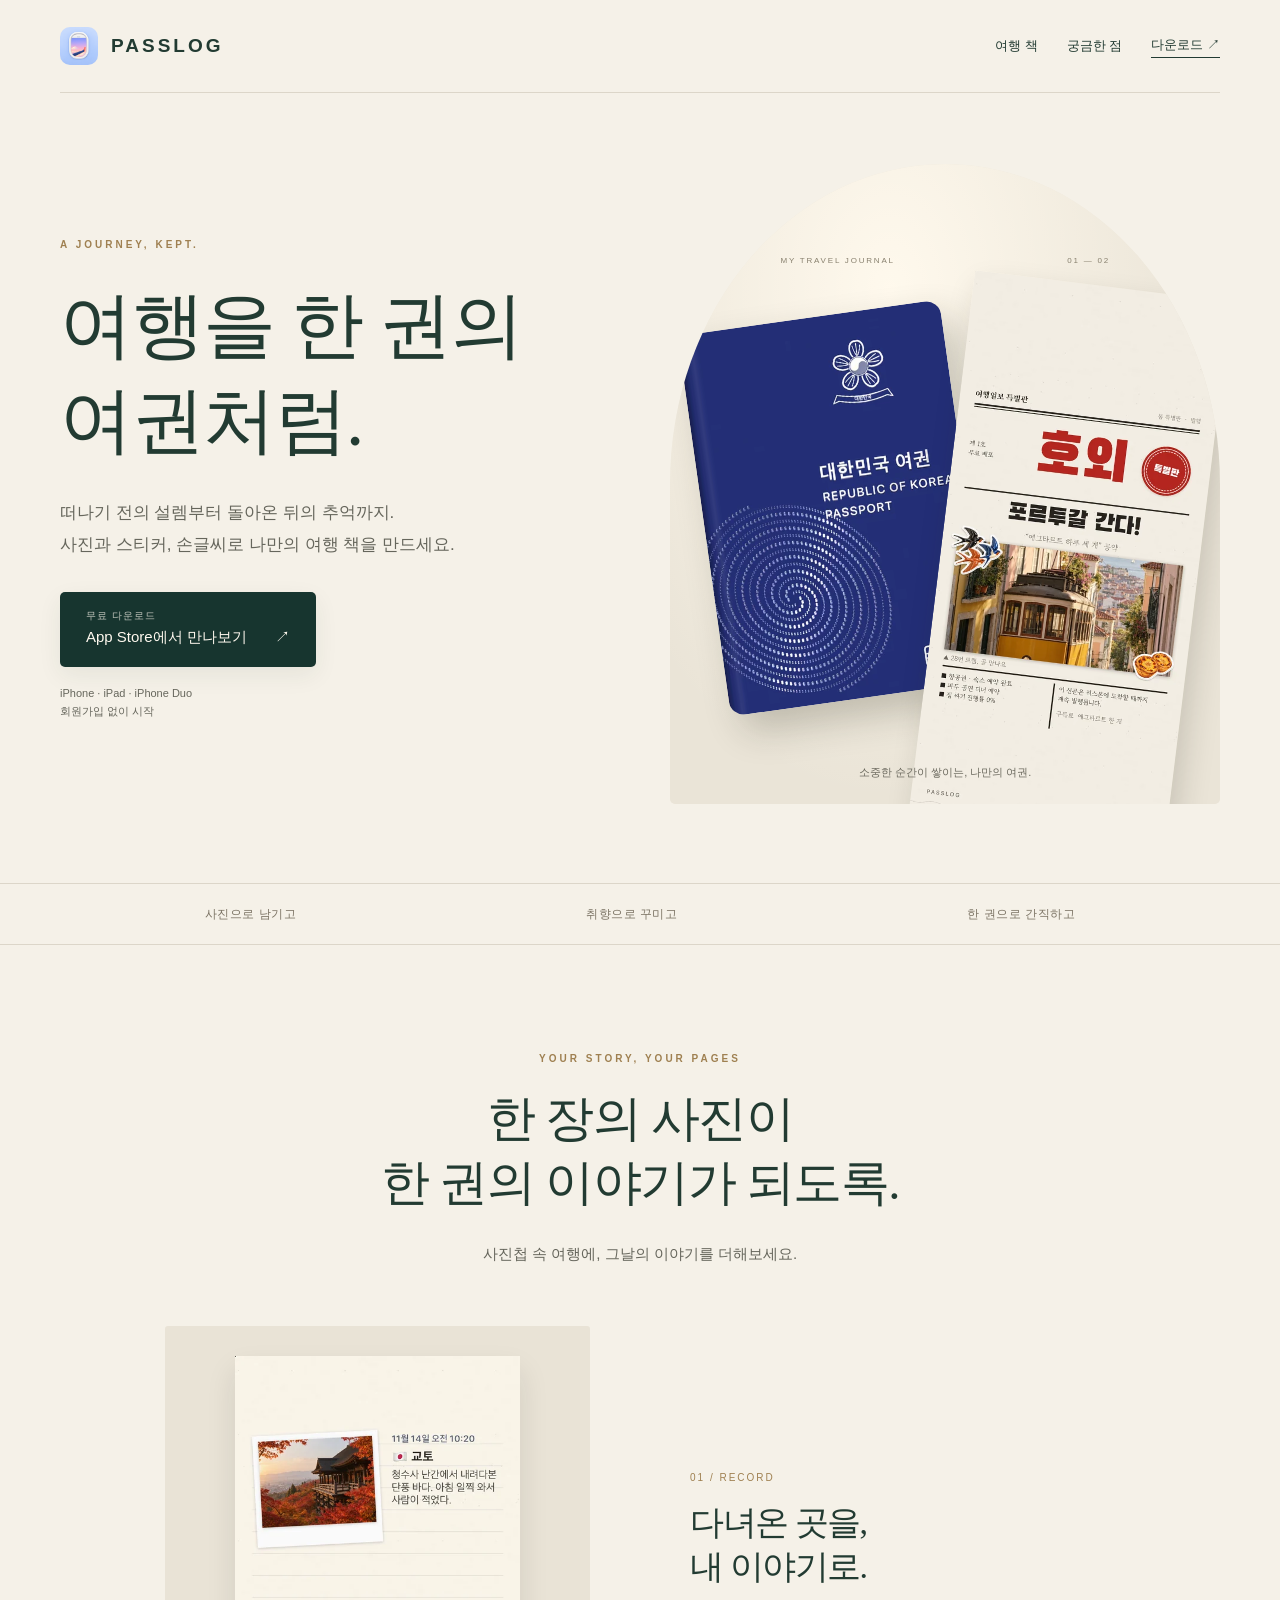
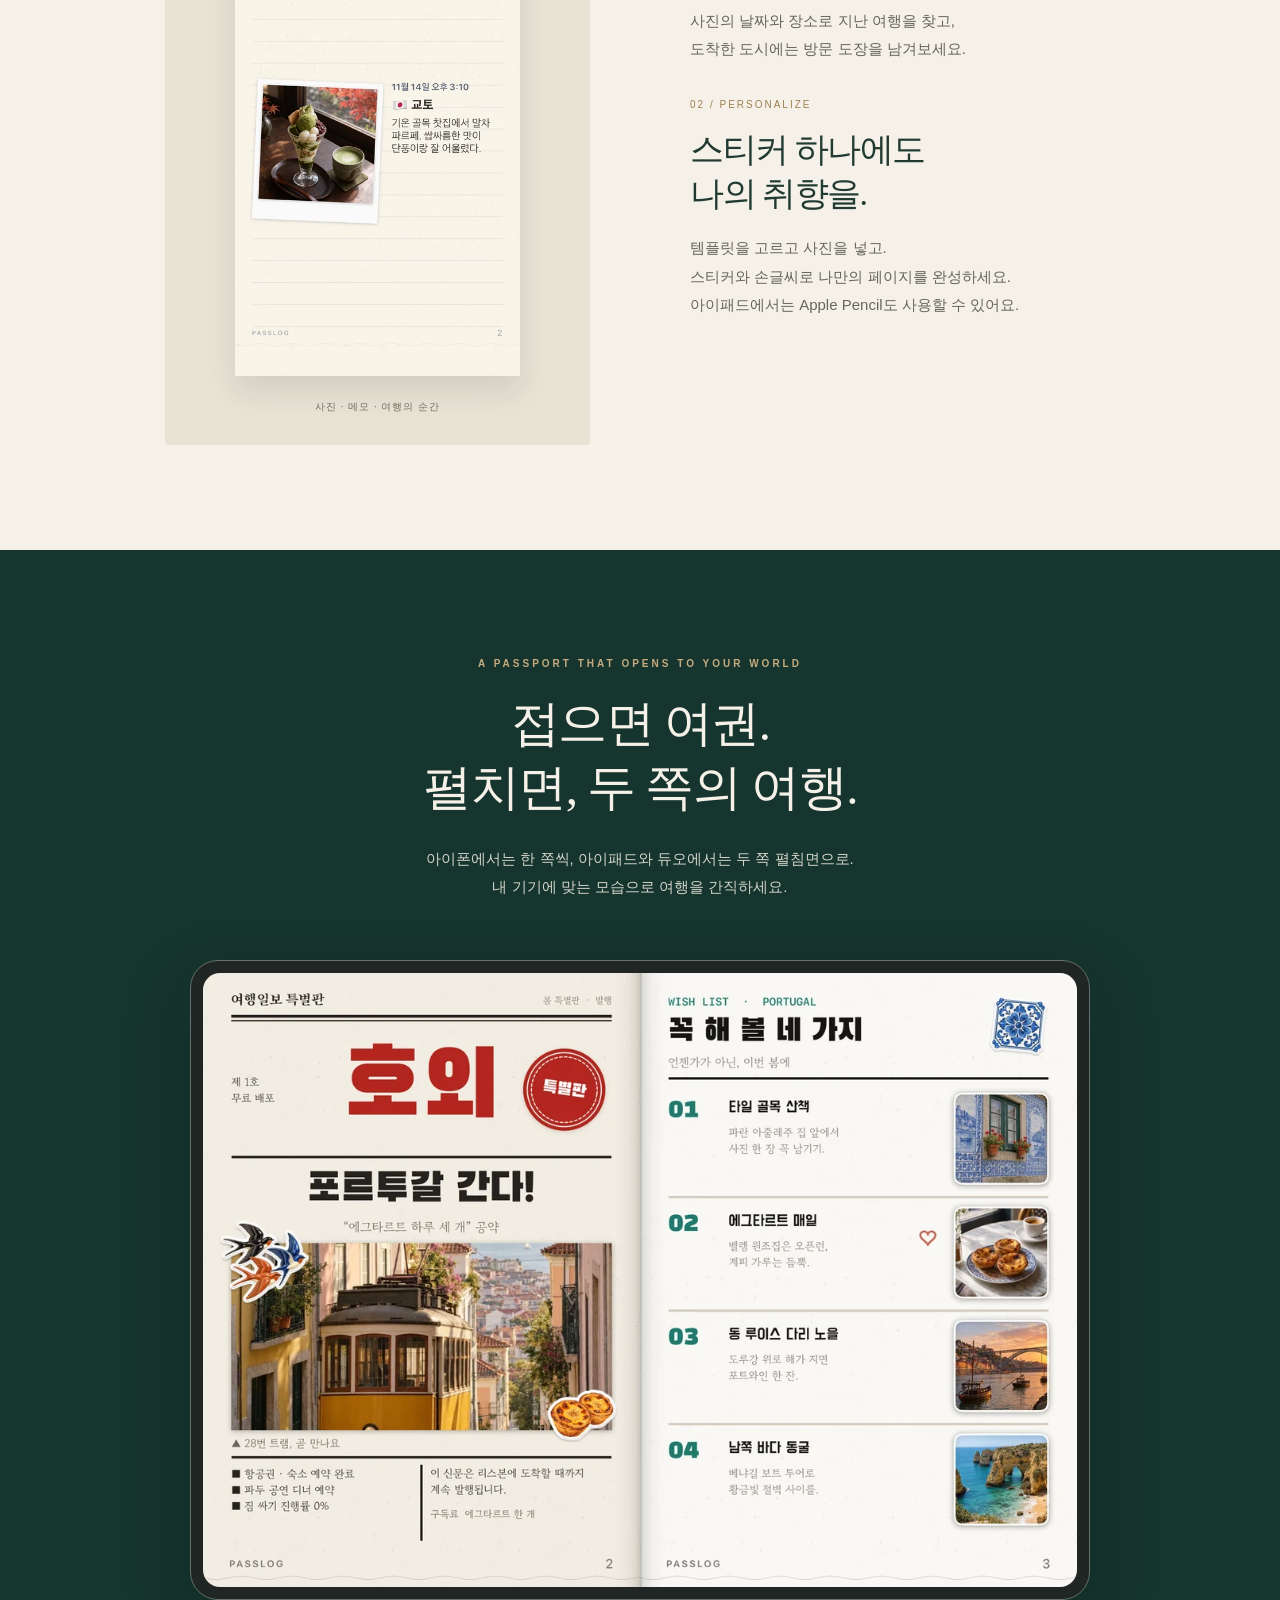
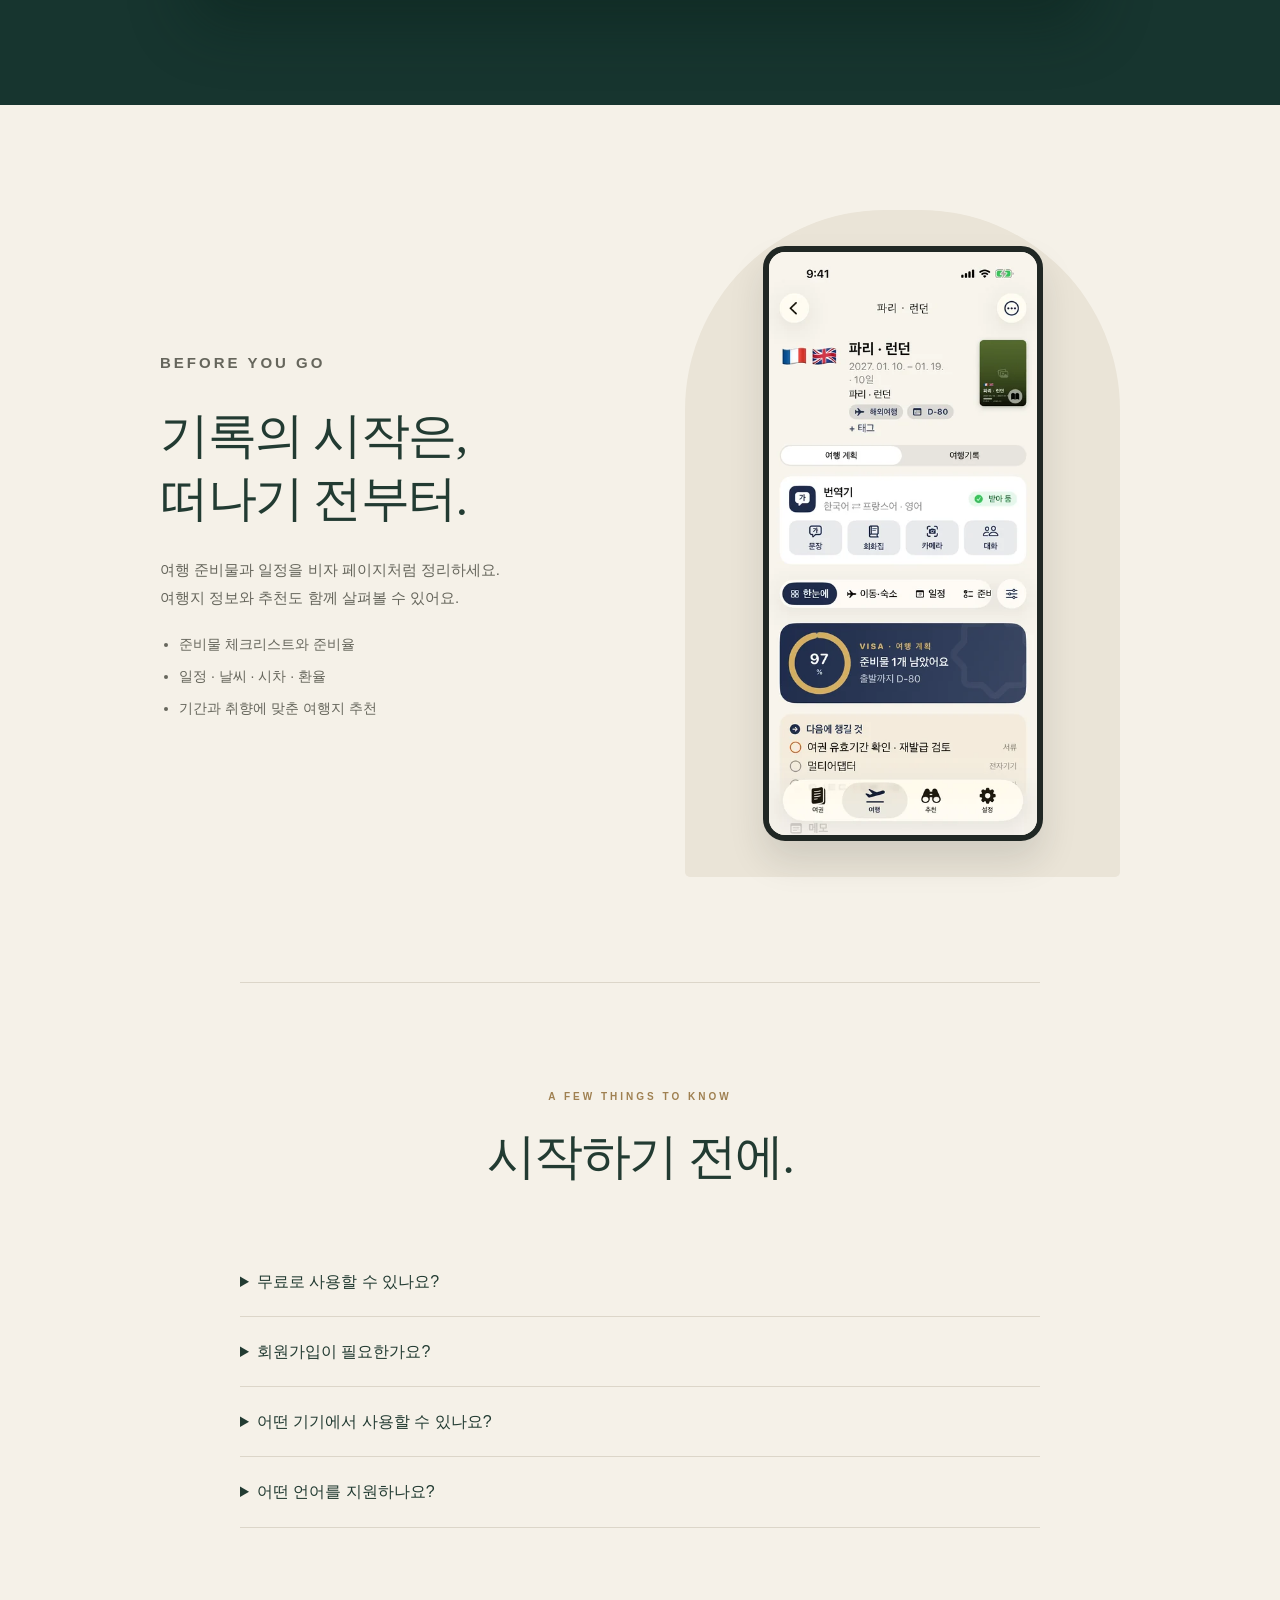
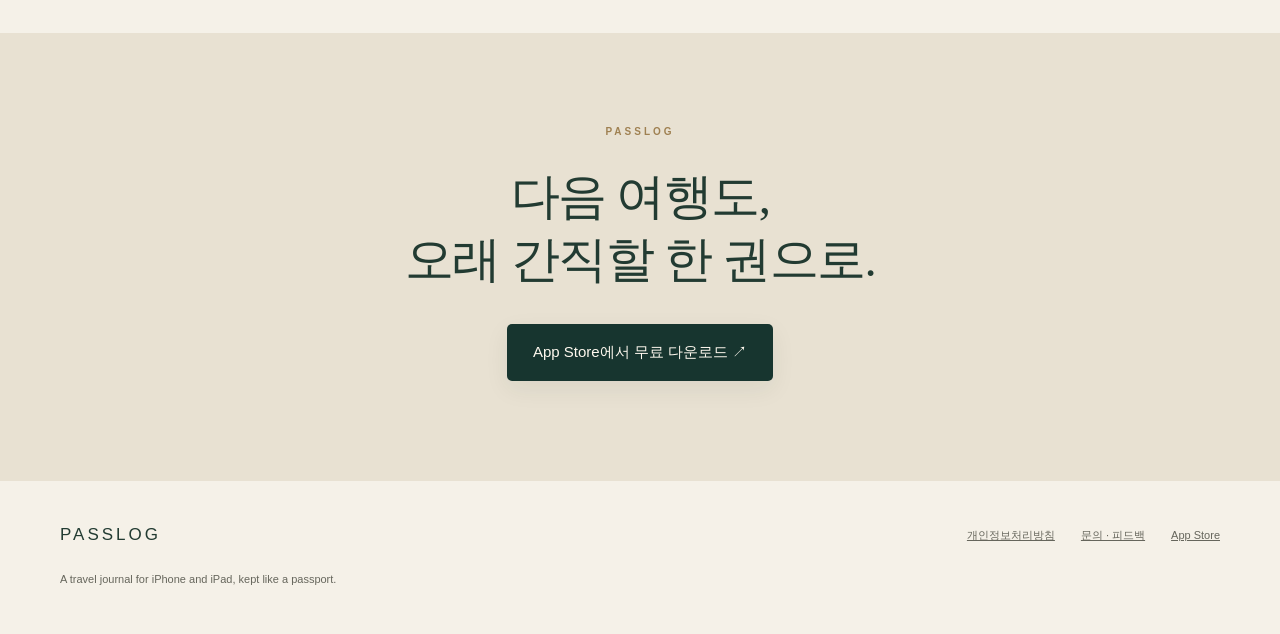
<file: index.html>
<!doctype html>
<html lang="ko">
<head>
  <meta charset="utf-8">
  <meta name="viewport" content="width=device-width, initial-scale=1">
  <meta name="theme-color" content="#17352f">
  <title>PASSLOG 패스로그 — 여행을 한 권의 여권처럼</title>
  <meta name="description" content="사진·스티커·손글씨로 꾸미는 나만의 여행 책. 여행 준비부터 돌아온 뒤의 기록까지, PASSLOG에서 여권처럼 간직하세요. 아이폰·아이패드에서 무료 다운로드.">
  <meta name="apple-itunes-app" content="app-id=6824751235">
  <link rel="canonical" href="https://geek-ohmtech.github.io/">
  <link rel="icon" type="image/png" href="assets/passlog-icon.png">
  <meta property="og:type" content="website">
  <meta property="og:locale" content="ko_KR">
  <meta property="og:title" content="PASSLOG — 여행을 한 권의 여권처럼">
  <meta property="og:description" content="사진·스티커·손글씨로 꾸미는 나만의 여행 책. 여행 준비부터 추억까지, 회원가입 없이 시작하세요.">
  <meta property="og:url" content="https://geek-ohmtech.github.io/">
  <meta property="og:image" content="https://geek-ohmtech.github.io/assets/passlog-share.jpg">
  <meta property="og:image:width" content="1200">
  <meta property="og:image:height" content="630">
  <meta property="og:image:alt" content="PASSLOG 여행 기록 앱의 여권 표지와 여행 페이지">
  <meta name="twitter:card" content="summary_large_image">
  <meta name="twitter:title" content="PASSLOG — 여행을 한 권의 여권처럼">
  <meta name="twitter:description" content="사진·스티커·손글씨로 꾸미는 여행 기록 앱. 아이폰·아이패드에서 만나보세요.">
  <meta name="twitter:image" content="https://geek-ohmtech.github.io/assets/passlog-share.jpg">
  <link rel="stylesheet" href="styles.css">
  <script type="application/ld+json">
  {"@context":"https://schema.org","@type":"SoftwareApplication","name":"PASSLOG","alternateName":"패스로그","description":"여행 준비부터 사진·스티커·손글씨로 꾸미는 여행 기록까지 한 권의 여권처럼 간직하는 앱","applicationCategory":"TravelApplication","operatingSystem":"iOS 26.0 or later","inLanguage":["ko","en","ja"],"url":"https://geek-ohmtech.github.io/","downloadUrl":"https://apps.apple.com/kr/app/passlog/id6824751235","image":"https://geek-ohmtech.github.io/assets/passlog-share.jpg","offers":{"@type":"Offer","price":"0","priceCurrency":"KRW","url":"https://apps.apple.com/kr/app/passlog/id6824751235"}}
  </script>
</head>
<body>
<a class="skip" href="#main">본문으로 건너뛰기</a>
<header class="site-header wrap">
  <a class="brand" href="/" aria-label="PASSLOG 홈"><img src="assets/passlog-icon.png" width="38" height="38" alt=""><span>PASSLOG</span></a>
  <nav aria-label="메인 메뉴"><a href="#journal">여행 책</a><a href="#questions">궁금한 점</a><a class="nav-download" href="https://apps.apple.com/kr/app/passlog/id6824751235">다운로드 <span aria-hidden="true">↗</span></a></nav>
</header>
<main id="main">
  <section class="hero wrap" aria-labelledby="hero-title">
    <div class="hero-copy">
      <p class="eyebrow">A JOURNEY, KEPT.</p>
      <h1 id="hero-title">여행을 한 권의<br><em>여권처럼.</em></h1>
      <p class="intro">떠나기 전의 설렘부터 돌아온 뒤의 추억까지.<br>사진과 스티커, 손글씨로<br class="mobile-break"> 나만의 여행 책을 만드세요.</p>
      <a class="button" href="https://apps.apple.com/kr/app/passlog/id6824751235"><span class="button-small">무료 다운로드</span><span>App Store에서 만나보기 <span aria-hidden="true">↗</span></span></a>
      <p class="device-note">iPhone · iPad · iPhone Duo <span>회원가입 없이 시작</span></p>
    </div>
    <div class="hero-art" aria-label="실제 앱의 여권 표지와 여행 페이지">
      <div class="art-label">MY TRAVEL JOURNAL <span>01 — 02</span></div>
      <img class="hero-passport" src="assets/passport.webp" width="420" height="611" alt="대한민국 여권 모양의 PASSLOG 표지" fetchpriority="high">
      <img class="hero-page" src="assets/journal.webp" width="480" height="1044" alt="리스본 사진과 메모를 담은 여행 페이지" fetchpriority="high">
      <span class="art-caption">소중한 순간이 쌓이는, 나만의 여권.</span>
    </div>
  </section>
  <div class="feature-strip"><div class="wrap"><span>사진으로 남기고</span><span>취향으로 꾸미고</span><span>한 권으로 간직하고</span></div></div>
  <section class="journal wrap section" id="journal" aria-labelledby="journal-title">
    <div class="section-heading"><p class="eyebrow">YOUR STORY, YOUR PAGES</p><h2 id="journal-title">한 장의 사진이<br>한 권의 이야기가 되도록.</h2><p>사진첩 속 여행에, 그날의 이야기를 더해보세요.</p></div>
    <div class="journal-grid">
      <figure class="page-display"><img src="assets/kyoto.webp" width="480" height="1044" alt="교토의 풍경과 식사 사진을 정리한 여행 기록 페이지" loading="lazy"><figcaption>사진 · 메모 · 여행의 순간</figcaption></figure>
      <div class="feature-copy"><span class="number">01 / RECORD</span><h3>다녀온 곳을,<br>내 이야기로.</h3><p>사진의 날짜와 장소로 지난 여행을 찾고,<br>도착한 도시에는 방문 도장을 남겨보세요.</p><span class="number">02 / PERSONALIZE</span><h3>스티커 하나에도<br>나의 취향을.</h3><p>템플릿을 고르고 사진을 넣고.<br>스티커와 손글씨로 나만의 페이지를 완성하세요.<br>아이패드에서는 Apple Pencil도 사용할 수 있어요.</p></div>
    </div>
  </section>
  <section class="duo section" aria-labelledby="duo-title"><div class="wrap">
    <div class="section-heading"><p class="eyebrow">A PASSPORT THAT OPENS TO YOUR WORLD</p><h2 id="duo-title">접으면 여권.<br>펼치면, 두 쪽의 여행.</h2><p>아이폰에서는 한 쪽씩, 아이패드와 듀오에서는 두 쪽 펼침면으로.<br>내 기기에 맞는 모습으로 여행을 간직하세요.</p></div>
    <div class="duo-frame"><img src="assets/duo.webp" width="1100" height="774" alt="아이폰 듀오에서 두 쪽으로 펼쳐진 리스본 여행 책" loading="lazy"></div>
  </div></section>
  <section class="planning wrap section" aria-labelledby="planning-title">
    <div class="feature-copy"><p class="eyebrow">BEFORE YOU GO</p><h2 id="planning-title">기록의 시작은,<br>떠나기 전부터.</h2><p>여행 준비물과 일정을 비자 페이지처럼 정리하세요.<br>여행지 정보와 추천도 함께 살펴볼 수 있어요.</p><ul class="plain-list"><li>준비물 체크리스트와 준비율</li><li>일정 · 날씨 · 시차 · 환율</li><li>기간과 취향에 맞춘 여행지 추천</li></ul></div>
    <div class="planning-shot"><img src="assets/planning.webp" width="420" height="913" alt="파리·런던 여행 계획과 준비물 확인 화면" loading="lazy"></div>
  </section>
  <section class="faq wrap section" id="questions" aria-labelledby="faq-title"><div class="section-heading"><p class="eyebrow">A FEW THINGS TO KNOW</p><h2 id="faq-title">시작하기 전에.</h2></div>
    <details><summary>무료로 사용할 수 있나요?</summary><p>무료로 다운로드할 수 있습니다. 일부 스티커 팩 열기, 워터마크 제거 등은 원할 때 보는 보상형 광고로 이용할 수 있습니다. 자세한 이용 조건은 앱에서 확인해 주세요.</p></details>
    <details><summary>회원가입이 필요한가요?</summary><p>회원가입 없이 시작할 수 있습니다. 여행 기록은 기기와 내 iCloud에 저장됩니다. 광고 서비스의 데이터 처리에 관한 내용은 <a href="privacy.html">개인정보처리방침</a>에서 확인할 수 있습니다.</p></details>
    <details><summary>어떤 기기에서 사용할 수 있나요?</summary><p>아이폰·아이패드·아이폰 듀오에서 사용할 수 있습니다. 현재 App Store에는 iOS 26.0 이상이 필요한 것으로 안내되어 있습니다. 다운로드 전에 내 기기의 호환 정보를 확인해 주세요.</p></details>
    <details><summary>어떤 언어를 지원하나요?</summary><p>한국어, 영어, 일본어를 지원합니다.</p></details>
  </section>
  <section class="closing"><div class="wrap"><p class="eyebrow">PASSLOG</p><h2>다음 여행도,<br>오래 간직할 한 권으로.</h2><a class="button light" href="https://apps.apple.com/kr/app/passlog/id6824751235">App Store에서 무료 다운로드 <span aria-hidden="true">↗</span></a></div></section>
</main>
<footer class="site-footer wrap"><a class="wordmark" href="/">PASSLOG</a><div><a href="privacy.html">개인정보처리방침</a><a href="https://github.com/Geek-ohmtech/passlog-data/issues">문의 · 피드백</a><a href="https://apps.apple.com/kr/app/passlog/id6824751235">App Store</a></div><p>A travel journal for iPhone and iPad, kept like a passport.</p></footer>
</body>
</html>
</file>
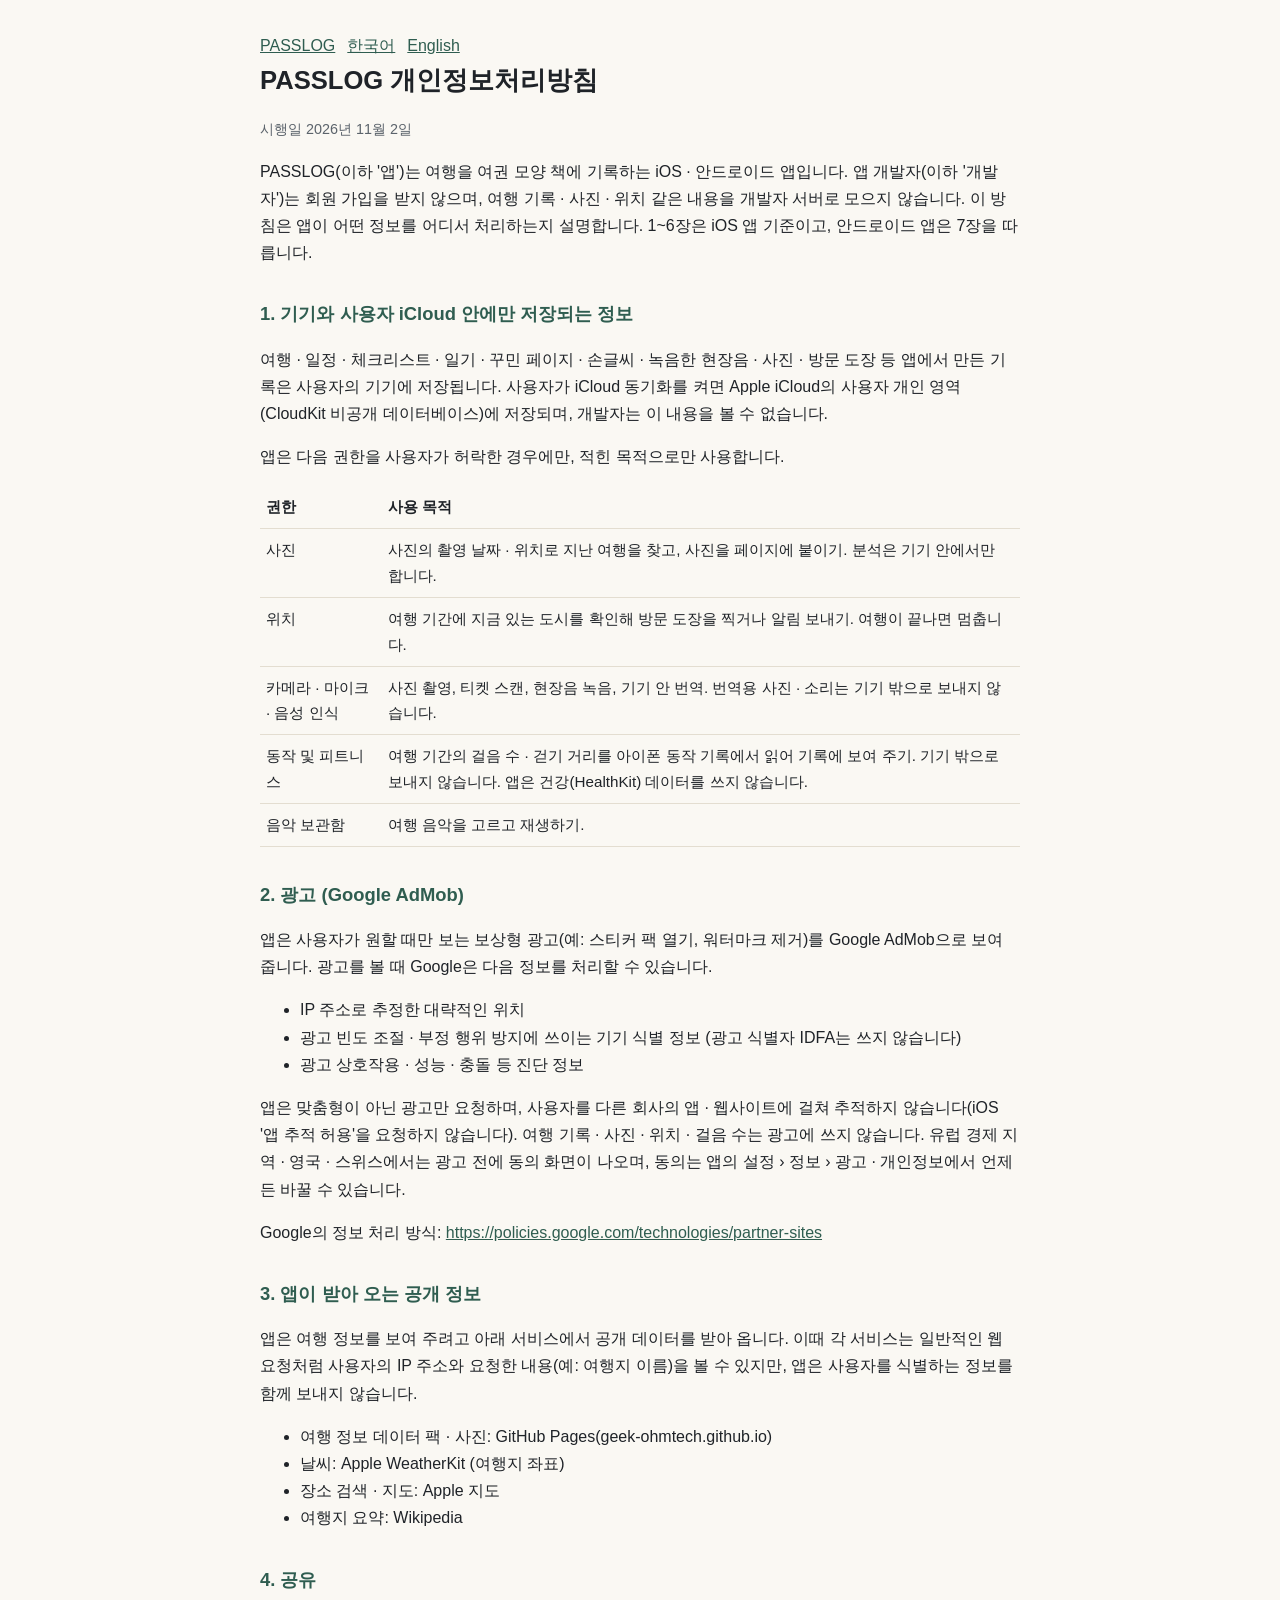
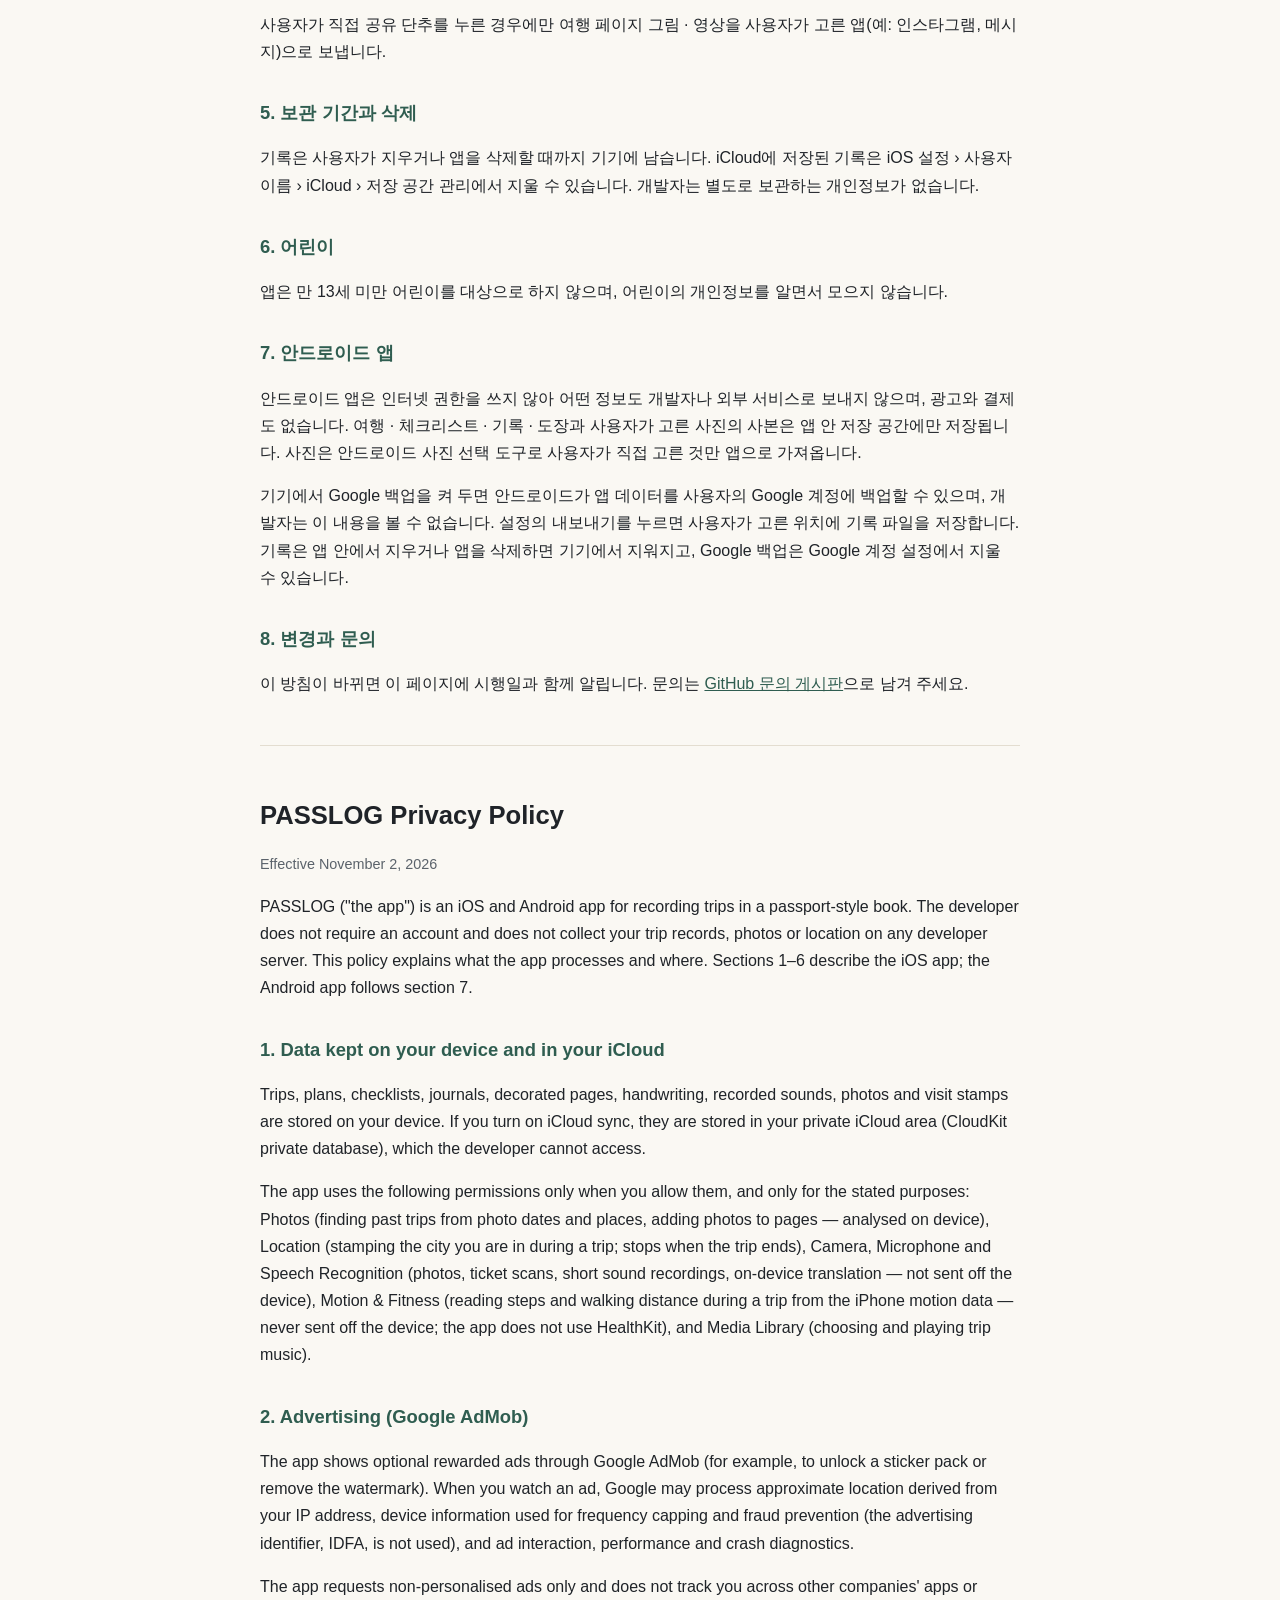
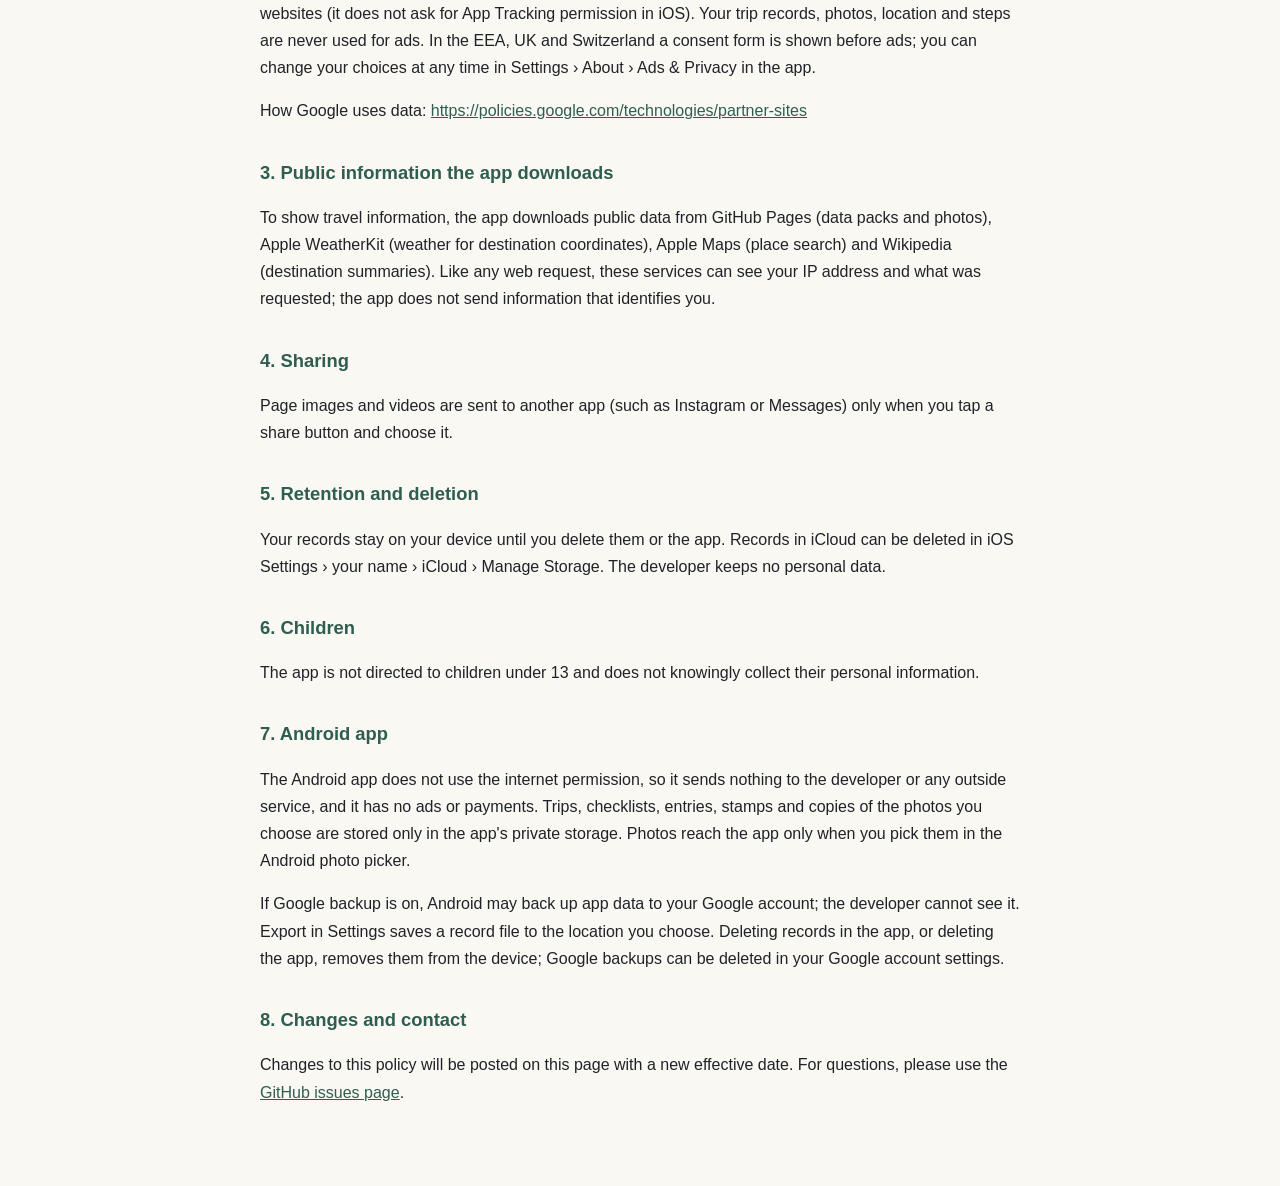
<file: privacy.html>
<!doctype html>
<html lang="ko">
<head>
<meta charset="utf-8">
<meta name="viewport" content="width=device-width, initial-scale=1">
<title>PASSLOG 개인정보처리방침 · Privacy Policy</title>
<style>
  :root { --bg:#faf8f3; --fg:#1f2328; --muted:#5b636b; --line:#e3ddd0; --accent:#2f5d50; }
  @media (prefers-color-scheme: dark) { :root { --bg:#16181b; --fg:#e8e6e1; --muted:#a3a9b0; --line:#2c3035; --accent:#8fc3b2; } }
  body { margin:0; background:var(--bg); color:var(--fg); font:16px/1.7 -apple-system, BlinkMacSystemFont, "Apple SD Gothic Neo", "Noto Sans KR", sans-serif; }
  main { max-width:760px; margin:0 auto; padding:32px 16px 64px; }
  h1 { font-size:1.6rem; margin:0 0 4px; }
  h2 { font-size:1.15rem; margin:32px 0 8px; color:var(--accent); }
  .muted { color:var(--muted); font-size:.9rem; }
  nav a { color:var(--accent); margin-right:12px; }
  hr { border:0; border-top:1px solid var(--line); margin:48px 0; }
  table { width:100%; border-collapse:collapse; font-size:.95rem; }
  th, td { border-bottom:1px solid var(--line); padding:8px 6px; text-align:left; vertical-align:top; }
  a { color:var(--accent); }
</style>
</head>
<body>
<main>
<nav><a href="./">PASSLOG</a><a href="#ko">한국어</a><a href="#en">English</a></nav>

<section id="ko">
<h1>PASSLOG 개인정보처리방침</h1>
<p class="muted">시행일 2026년 11월 2일</p>

<p>PASSLOG(이하 '앱')는 여행을 여권 모양 책에 기록하는 iOS · 안드로이드 앱입니다. 앱 개발자(이하 '개발자')는 회원 가입을 받지 않으며, 여행 기록 · 사진 · 위치 같은 내용을 개발자 서버로 모으지 않습니다. 이 방침은 앱이 어떤 정보를 어디서 처리하는지 설명합니다. 1~6장은 iOS 앱 기준이고, 안드로이드 앱은 7장을 따릅니다.</p>

<h2>1. 기기와 사용자 iCloud 안에만 저장되는 정보</h2>
<p>여행 · 일정 · 체크리스트 · 일기 · 꾸민 페이지 · 손글씨 · 녹음한 현장음 · 사진 · 방문 도장 등 앱에서 만든 기록은 사용자의 기기에 저장됩니다. 사용자가 iCloud 동기화를 켜면 Apple iCloud의 사용자 개인 영역(CloudKit 비공개 데이터베이스)에 저장되며, 개발자는 이 내용을 볼 수 없습니다.</p>
<p>앱은 다음 권한을 사용자가 허락한 경우에만, 적힌 목적으로만 사용합니다.</p>
<table>
<tr><th>권한</th><th>사용 목적</th></tr>
<tr><td>사진</td><td>사진의 촬영 날짜 · 위치로 지난 여행을 찾고, 사진을 페이지에 붙이기. 분석은 기기 안에서만 합니다.</td></tr>
<tr><td>위치</td><td>여행 기간에 지금 있는 도시를 확인해 방문 도장을 찍거나 알림 보내기. 여행이 끝나면 멈춥니다.</td></tr>
<tr><td>카메라 · 마이크 · 음성 인식</td><td>사진 촬영, 티켓 스캔, 현장음 녹음, 기기 안 번역. 번역용 사진 · 소리는 기기 밖으로 보내지 않습니다.</td></tr>
<tr><td>동작 및 피트니스</td><td>여행 기간의 걸음 수 · 걷기 거리를 아이폰 동작 기록에서 읽어 기록에 보여 주기. 기기 밖으로 보내지 않습니다. 앱은 건강(HealthKit) 데이터를 쓰지 않습니다.</td></tr>
<tr><td>음악 보관함</td><td>여행 음악을 고르고 재생하기.</td></tr>
</table>

<h2>2. 광고 (Google AdMob)</h2>
<p>앱은 사용자가 원할 때만 보는 보상형 광고(예: 스티커 팩 열기, 워터마크 제거)를 Google AdMob으로 보여 줍니다. 광고를 볼 때 Google은 다음 정보를 처리할 수 있습니다.</p>
<ul>
<li>IP 주소로 추정한 대략적인 위치</li>
<li>광고 빈도 조절 · 부정 행위 방지에 쓰이는 기기 식별 정보 (광고 식별자 IDFA는 쓰지 않습니다)</li>
<li>광고 상호작용 · 성능 · 충돌 등 진단 정보</li>
</ul>
<p>앱은 맞춤형이 아닌 광고만 요청하며, 사용자를 다른 회사의 앱 · 웹사이트에 걸쳐 추적하지 않습니다(iOS '앱 추적 허용'을 요청하지 않습니다). 여행 기록 · 사진 · 위치 · 걸음 수는 광고에 쓰지 않습니다. 유럽 경제 지역 · 영국 · 스위스에서는 광고 전에 동의 화면이 나오며, 동의는 앱의 설정 › 정보 › 광고 · 개인정보에서 언제든 바꿀 수 있습니다.</p>
<p>Google의 정보 처리 방식: <a href="https://policies.google.com/technologies/partner-sites">https://policies.google.com/technologies/partner-sites</a></p>

<h2>3. 앱이 받아 오는 공개 정보</h2>
<p>앱은 여행 정보를 보여 주려고 아래 서비스에서 공개 데이터를 받아 옵니다. 이때 각 서비스는 일반적인 웹 요청처럼 사용자의 IP 주소와 요청한 내용(예: 여행지 이름)을 볼 수 있지만, 앱은 사용자를 식별하는 정보를 함께 보내지 않습니다.</p>
<ul>
<li>여행 정보 데이터 팩 · 사진: GitHub Pages(geek-ohmtech.github.io)</li>
<li>날씨: Apple WeatherKit (여행지 좌표)</li>
<li>장소 검색 · 지도: Apple 지도</li>
<li>여행지 요약: Wikipedia</li>
</ul>

<h2>4. 공유</h2>
<p>사용자가 직접 공유 단추를 누른 경우에만 여행 페이지 그림 · 영상을 사용자가 고른 앱(예: 인스타그램, 메시지)으로 보냅니다.</p>

<h2>5. 보관 기간과 삭제</h2>
<p>기록은 사용자가 지우거나 앱을 삭제할 때까지 기기에 남습니다. iCloud에 저장된 기록은 iOS 설정 › 사용자 이름 › iCloud › 저장 공간 관리에서 지울 수 있습니다. 개발자는 별도로 보관하는 개인정보가 없습니다.</p>

<h2>6. 어린이</h2>
<p>앱은 만 13세 미만 어린이를 대상으로 하지 않으며, 어린이의 개인정보를 알면서 모으지 않습니다.</p>

<h2>7. 안드로이드 앱</h2>
<p>안드로이드 앱은 인터넷 권한을 쓰지 않아 어떤 정보도 개발자나 외부 서비스로 보내지 않으며, 광고와 결제도 없습니다. 여행 · 체크리스트 · 기록 · 도장과 사용자가 고른 사진의 사본은 앱 안 저장 공간에만 저장됩니다. 사진은 안드로이드 사진 선택 도구로 사용자가 직접 고른 것만 앱으로 가져옵니다.</p>
<p>기기에서 Google 백업을 켜 두면 안드로이드가 앱 데이터를 사용자의 Google 계정에 백업할 수 있으며, 개발자는 이 내용을 볼 수 없습니다. 설정의 내보내기를 누르면 사용자가 고른 위치에 기록 파일을 저장합니다. 기록은 앱 안에서 지우거나 앱을 삭제하면 기기에서 지워지고, Google 백업은 Google 계정 설정에서 지울 수 있습니다.</p>

<h2>8. 변경과 문의</h2>
<p>이 방침이 바뀌면 이 페이지에 시행일과 함께 알립니다. 문의는 <a href="https://github.com/Geek-ohmtech/passlog-data/issues">GitHub 문의 게시판</a>으로 남겨 주세요.</p>
</section>

<hr>

<section id="en" lang="en">
<h1>PASSLOG Privacy Policy</h1>
<p class="muted">Effective November 2, 2026</p>

<p>PASSLOG ("the app") is an iOS and Android app for recording trips in a passport-style book. The developer does not require an account and does not collect your trip records, photos or location on any developer server. This policy explains what the app processes and where. Sections 1–6 describe the iOS app; the Android app follows section 7.</p>

<h2>1. Data kept on your device and in your iCloud</h2>
<p>Trips, plans, checklists, journals, decorated pages, handwriting, recorded sounds, photos and visit stamps are stored on your device. If you turn on iCloud sync, they are stored in your private iCloud area (CloudKit private database), which the developer cannot access.</p>
<p>The app uses the following permissions only when you allow them, and only for the stated purposes: Photos (finding past trips from photo dates and places, adding photos to pages — analysed on device), Location (stamping the city you are in during a trip; stops when the trip ends), Camera, Microphone and Speech Recognition (photos, ticket scans, short sound recordings, on-device translation — not sent off the device), Motion &amp; Fitness (reading steps and walking distance during a trip from the iPhone motion data — never sent off the device; the app does not use HealthKit), and Media Library (choosing and playing trip music).</p>

<h2>2. Advertising (Google AdMob)</h2>
<p>The app shows optional rewarded ads through Google AdMob (for example, to unlock a sticker pack or remove the watermark). When you watch an ad, Google may process approximate location derived from your IP address, device information used for frequency capping and fraud prevention (the advertising identifier, IDFA, is not used), and ad interaction, performance and crash diagnostics.</p>
<p>The app requests non-personalised ads only and does not track you across other companies' apps or websites (it does not ask for App Tracking permission in iOS). Your trip records, photos, location and steps are never used for ads. In the EEA, UK and Switzerland a consent form is shown before ads; you can change your choices at any time in Settings › About › Ads &amp; Privacy in the app.</p>
<p>How Google uses data: <a href="https://policies.google.com/technologies/partner-sites">https://policies.google.com/technologies/partner-sites</a></p>

<h2>3. Public information the app downloads</h2>
<p>To show travel information, the app downloads public data from GitHub Pages (data packs and photos), Apple WeatherKit (weather for destination coordinates), Apple Maps (place search) and Wikipedia (destination summaries). Like any web request, these services can see your IP address and what was requested; the app does not send information that identifies you.</p>

<h2>4. Sharing</h2>
<p>Page images and videos are sent to another app (such as Instagram or Messages) only when you tap a share button and choose it.</p>

<h2>5. Retention and deletion</h2>
<p>Your records stay on your device until you delete them or the app. Records in iCloud can be deleted in iOS Settings › your name › iCloud › Manage Storage. The developer keeps no personal data.</p>

<h2>6. Children</h2>
<p>The app is not directed to children under 13 and does not knowingly collect their personal information.</p>

<h2>7. Android app</h2>
<p>The Android app does not use the internet permission, so it sends nothing to the developer or any outside service, and it has no ads or payments. Trips, checklists, entries, stamps and copies of the photos you choose are stored only in the app's private storage. Photos reach the app only when you pick them in the Android photo picker.</p>
<p>If Google backup is on, Android may back up app data to your Google account; the developer cannot see it. Export in Settings saves a record file to the location you choose. Deleting records in the app, or deleting the app, removes them from the device; Google backups can be deleted in your Google account settings.</p>

<h2>8. Changes and contact</h2>
<p>Changes to this policy will be posted on this page with a new effective date. For questions, please use the <a href="https://github.com/Geek-ohmtech/passlog-data/issues">GitHub issues page</a>.</p>
</section>
</main>
</body>
</html>
</file>
<file: styles.css>
:root{--paper:#f5f1e8;--ink:#223b32;--muted:#66665c;--line:#dcd6c9;--gold:#9f8051;--green:#17352f}*{box-sizing:border-box}html{scroll-behavior:smooth;scroll-padding-top:32px}body{margin:0;color:var(--ink);background:var(--paper);font-family:-apple-system,BlinkMacSystemFont,"Apple SD Gothic Neo","Noto Sans KR",sans-serif;line-height:1.7;word-break:keep-all}a{color:inherit}img{display:block;max-width:100%;height:auto}.wrap{width:min(1160px,calc(100% - 64px));margin-inline:auto}.skip{position:absolute;top:-100px;left:16px;background:white;padding:10px;z-index:20}.skip:focus{top:8px}a:focus-visible,summary:focus-visible{outline:3px solid var(--gold);outline-offset:5px}.site-header{display:flex;align-items:center;justify-content:space-between;padding-block:27px;border-bottom:1px solid var(--line)}.brand{display:flex;align-items:center;gap:13px;text-decoration:none;font-size:19px;letter-spacing:3px;font-weight:650}.brand img{border-radius:10px}.site-header nav{display:flex;gap:29px;align-items:center;font-size:13px}.site-header nav a{text-decoration:none}.nav-download{border-bottom:1px solid var(--ink)}.hero{display:grid;grid-template-columns:1.06fr 1fr;gap:28px;min-height:790px;align-items:center;padding-block:62px 70px}.eyebrow{font-size:10px;letter-spacing:3px;font-weight:600;color:var(--gold);margin:0 0 26px}h1,h2,h3{font-family:"AppleMyungjo","Nanum Myeongjo","Noto Serif KR",Georgia,serif;font-weight:400;line-height:1.3;letter-spacing:-1.5px}h1{font-size:clamp(48px,5.7vw,74px);margin:0 0 28px}h1 em{font-style:normal}p.intro{font-size:17px;line-height:1.9;color:var(--muted);margin:0 0 31px}.button{display:inline-flex;flex-direction:column;align-items:flex-start;gap:0;padding:15px 26px 17px;border-radius:5px;background:var(--green);color:#fff9ef;text-decoration:none;font-size:15px;box-shadow:0 8px 24px #17352f12}.button-small{font-size:10px;letter-spacing:1px;opacity:.75}.button span span{margin-left:24px}.device-note{font-size:11px;color:var(--muted);margin-top:17px}.device-note span{display:block}.hero-art{height:640px;position:relative;background:#eae4d7;border-radius:50% 50% 5px 5px;isolation:isolate;overflow:hidden}.hero-art:before{content:"";position:absolute;inset:0;background:radial-gradient(ellipse at 40% 20%,#fff9ed 0,transparent 70%);z-index:-1}.art-label{position:absolute;top:90px;left:110px;right:110px;color:#88806e;font-size:8px;letter-spacing:1.8px;display:flex;justify-content:space-between}.hero-passport{position:absolute;width:48%;left:6%;top:152px;transform:rotate(-8deg);border-radius:15px;box-shadow:12px 18px 36px #2625153b}.hero-page{position:absolute;width:47%;right:4%;top:120px;transform:rotate(7deg);border-radius:3px;box-shadow:8px 15px 30px #2625152b}.art-caption{position:absolute;bottom:22px;left:0;right:0;text-align:center;font-size:11px;color:#6b695e}.feature-strip{border-block:1px solid var(--line)}.feature-strip>.wrap{display:flex;justify-content:space-around;padding-block:20px;color:#7c7465;font-size:12px;letter-spacing:.5px}.section{padding-block:105px}.section-heading{text-align:center;margin-bottom:58px}.section-heading .eyebrow{margin-bottom:20px}h2{font-size:clamp(36px,4vw,49px);margin:0 0 25px}.section-heading>p:last-child,.feature-copy>p{font-size:15px;color:var(--muted);line-height:1.9}.journal-grid{display:grid;grid-template-columns:1fr 1fr;gap:100px;max-width:950px;margin:auto;align-items:center}.page-display{margin:0;padding:30px;background:#e9e3d6;text-align:center;border-radius:3px}.page-display img{width:285px;margin:auto;box-shadow:0 15px 28px #1f1d191c}.page-display figcaption{font-size:10px;color:#726b5d;margin-top:22px;letter-spacing:1px}.number{display:block;font-size:10px;letter-spacing:2px;color:var(--gold);margin:32px 0 15px}.feature-copy h3{font-size:34px;margin:0 0 18px}.duo{background:#17352f;color:var(--paper)}.duo .section-heading>p:last-child{color:#d0d3c7}.duo .eyebrow{color:#c5ab7d}.duo-frame{padding:12px;background:#202623;max-width:900px;margin:auto;border:1px solid #65716a;border-radius:28px;overflow:hidden;box-shadow:0 25px 60px #071e186b;position:relative}.duo-frame img{width:100%;border-radius:17px}.duo-frame:after{content:"";position:absolute;top:12px;bottom:12px;left:50%;width:2px;background:#00000013}.planning{display:grid;grid-template-columns:1fr 1fr;gap:90px;align-items:center;max-width:960px}.plain-list{padding-left:19px;font-size:14px;color:var(--muted);line-height:2.3}.planning-shot{background:#eae4d7;padding:36px 50px;border-radius:200px 200px 5px 5px}.planning-shot img{width:280px;margin:auto;border-radius:22px;border:6px solid #202724;box-shadow:0 20px 35px #20272420}.faq{max-width:800px;border-top:1px solid var(--line)}details{padding:21px 0;border-bottom:1px solid var(--line)}summary{font-size:16px;cursor:pointer;padding-right:18px}details p{color:var(--muted);font-size:14px;margin:14px 0 2px;line-height:1.9}.closing{text-align:center;padding-block:90px 100px;background:#e8e1d2}.closing .eyebrow{margin-bottom:25px}.closing h2{margin-bottom:32px}.closing .button{display:inline-block}.site-footer{padding-block:40px 45px;display:flex;align-items:center;justify-content:space-between;flex-wrap:wrap;gap:20px}.wordmark{font-size:17px;letter-spacing:3px;text-decoration:none}.site-footer>div{display:flex;gap:26px;font-size:11px;color:var(--muted)}.site-footer>p{flex-basis:100%;margin:0;font-size:11px;color:var(--muted)}.mobile-break{display:none}@media(max-width:800px){.wrap{width:calc(100% - 40px)}.site-header{padding-block:20px}.site-header nav{gap:17px}.site-header nav>a:not(.nav-download){display:none}.brand{font-size:16px;gap:10px}.hero{grid-template-columns:1fr;gap:36px;padding-block:50px 40px}.hero-copy{text-align:center}.hero h1{font-size:48px}.hero .eyebrow{margin-bottom:18px}.hero p.intro{font-size:15px}.hero .button{align-items:center}.device-note span{display:inline;margin-left:9px}.hero-art{height:560px;width:min(460px,100%);margin:auto}.hero-passport{top:140px}.hero-page{top:110px}.feature-strip>.wrap{font-size:10px;gap:10px;padding-block:16px}.section{padding-block:70px}.section-heading{margin-bottom:38px}.section-heading>p:last-child,.feature-copy>p{font-size:14px}h2{font-size:38px}.journal-grid{gap:32px;grid-template-columns:1fr;max-width:440px}.page-display{padding:28px}.page-display img{width:230px}.feature-copy{text-align:center}.feature-copy h3{font-size:32px}.number{margin-top:30px}.duo-frame{border-radius:17px;padding:7px}.duo-frame img{border-radius:10px}.duo-frame:after{top:7px;bottom:7px}.duo .section-heading p br{display:none}.planning{grid-template-columns:1fr;gap:30px}.planning-shot{max-width:360px;margin:auto;padding:28px 40px}.planning-shot img{width:230px}.plain-list{display:inline-block;text-align:left}.faq{max-width:calc(100% - 40px)}.closing{padding-block:65px 75px}.site-footer{flex-direction:column;align-items:flex-start;gap:20px}.site-footer>div{flex-wrap:wrap;gap:18px}.mobile-break{display:initial}}@media(prefers-reduced-motion:reduce){html{scroll-behavior:auto}}@media(max-width:360px){.hero h1{font-size:48px}.hero-art{height:480px}.hero-passport{top:135px}.hero-page{top:110px}.device-note span{display:block;margin:0}.feature-strip>.wrap{font-size:9px;gap:5px}}
:root{color-scheme:light}
</file>
